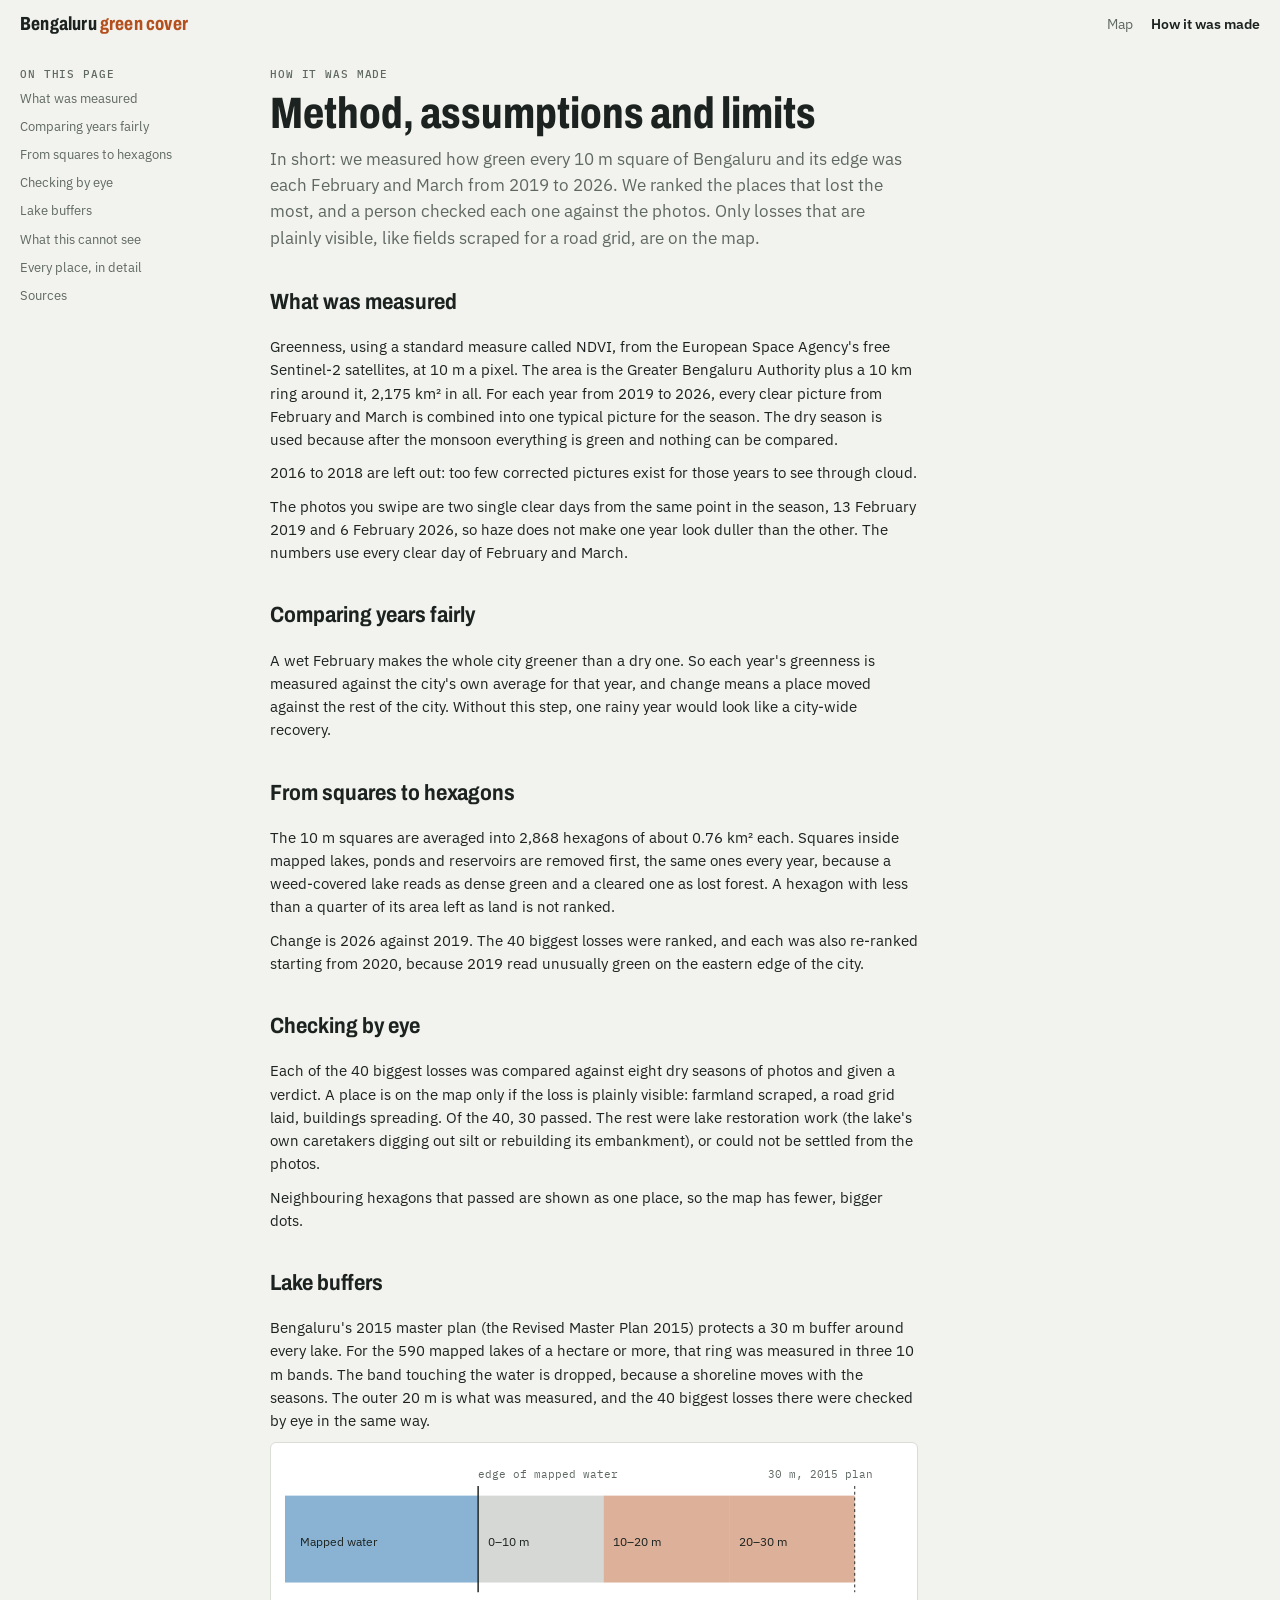
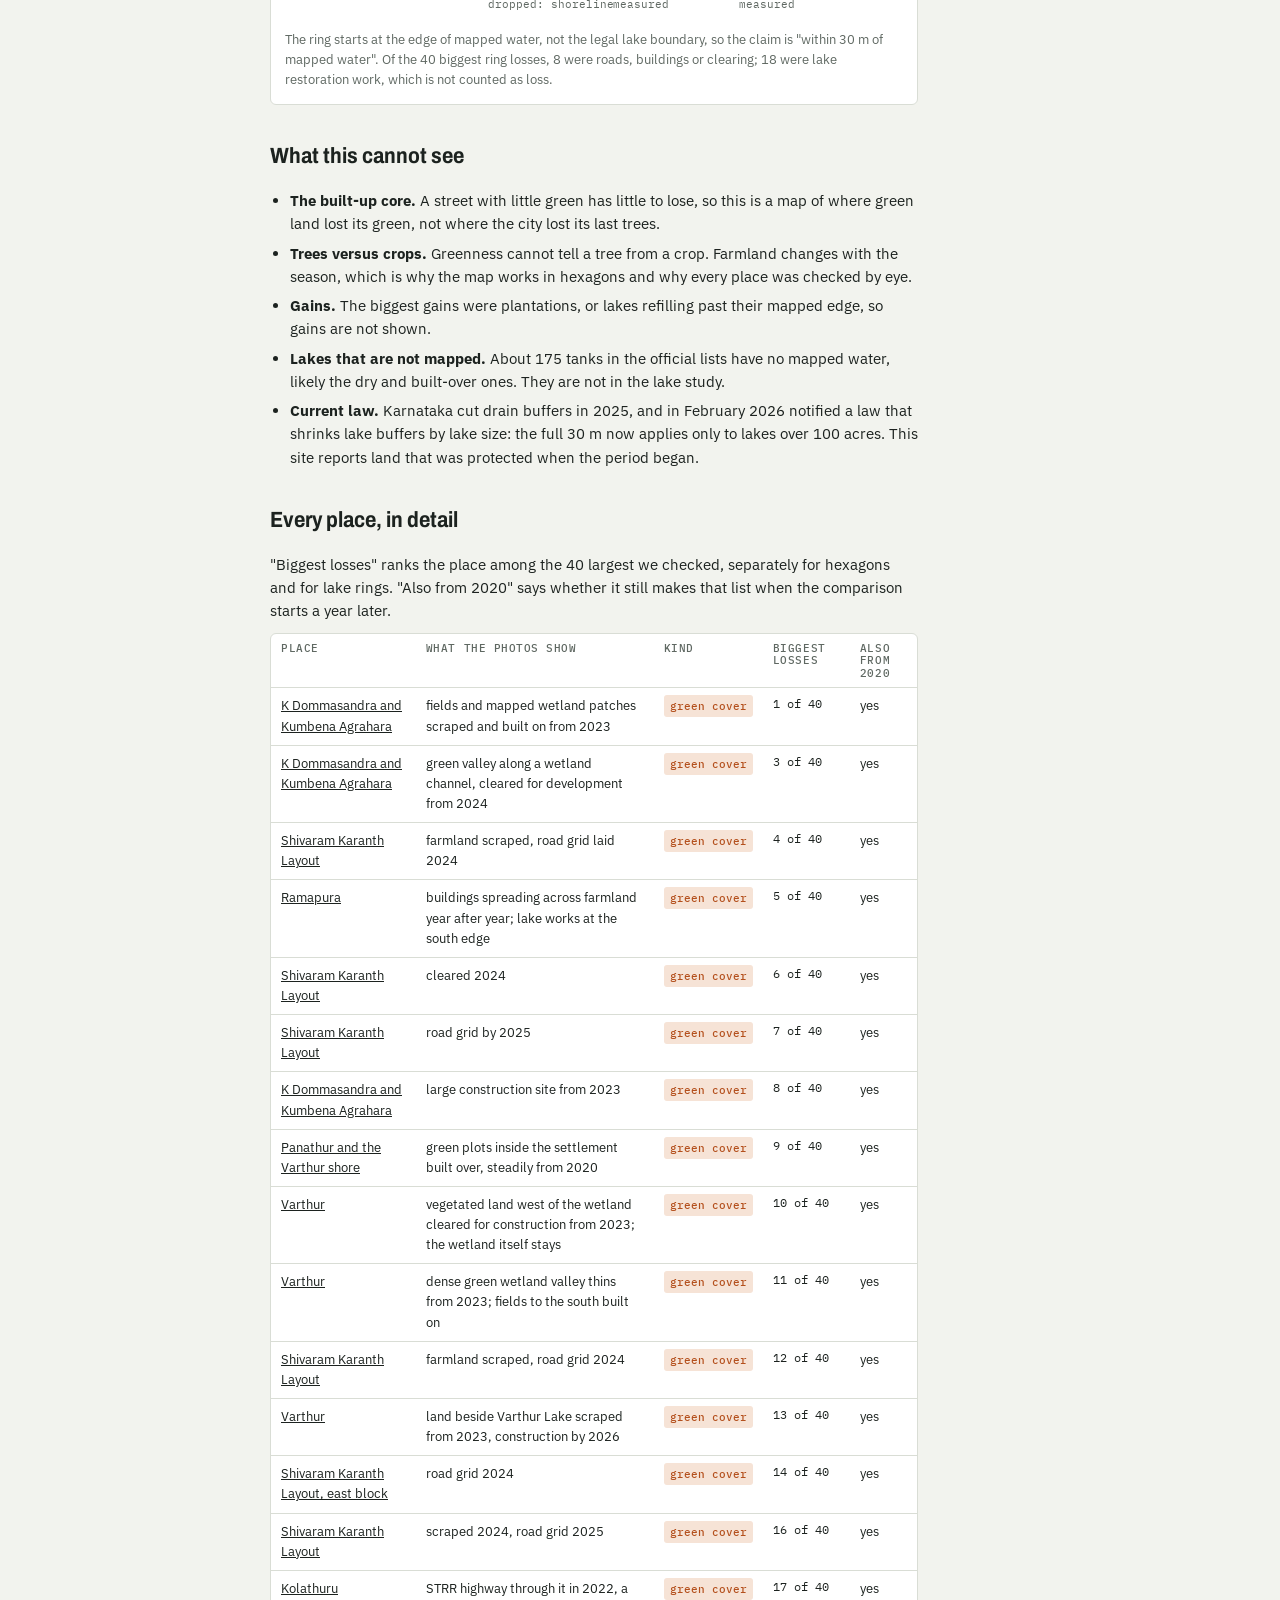
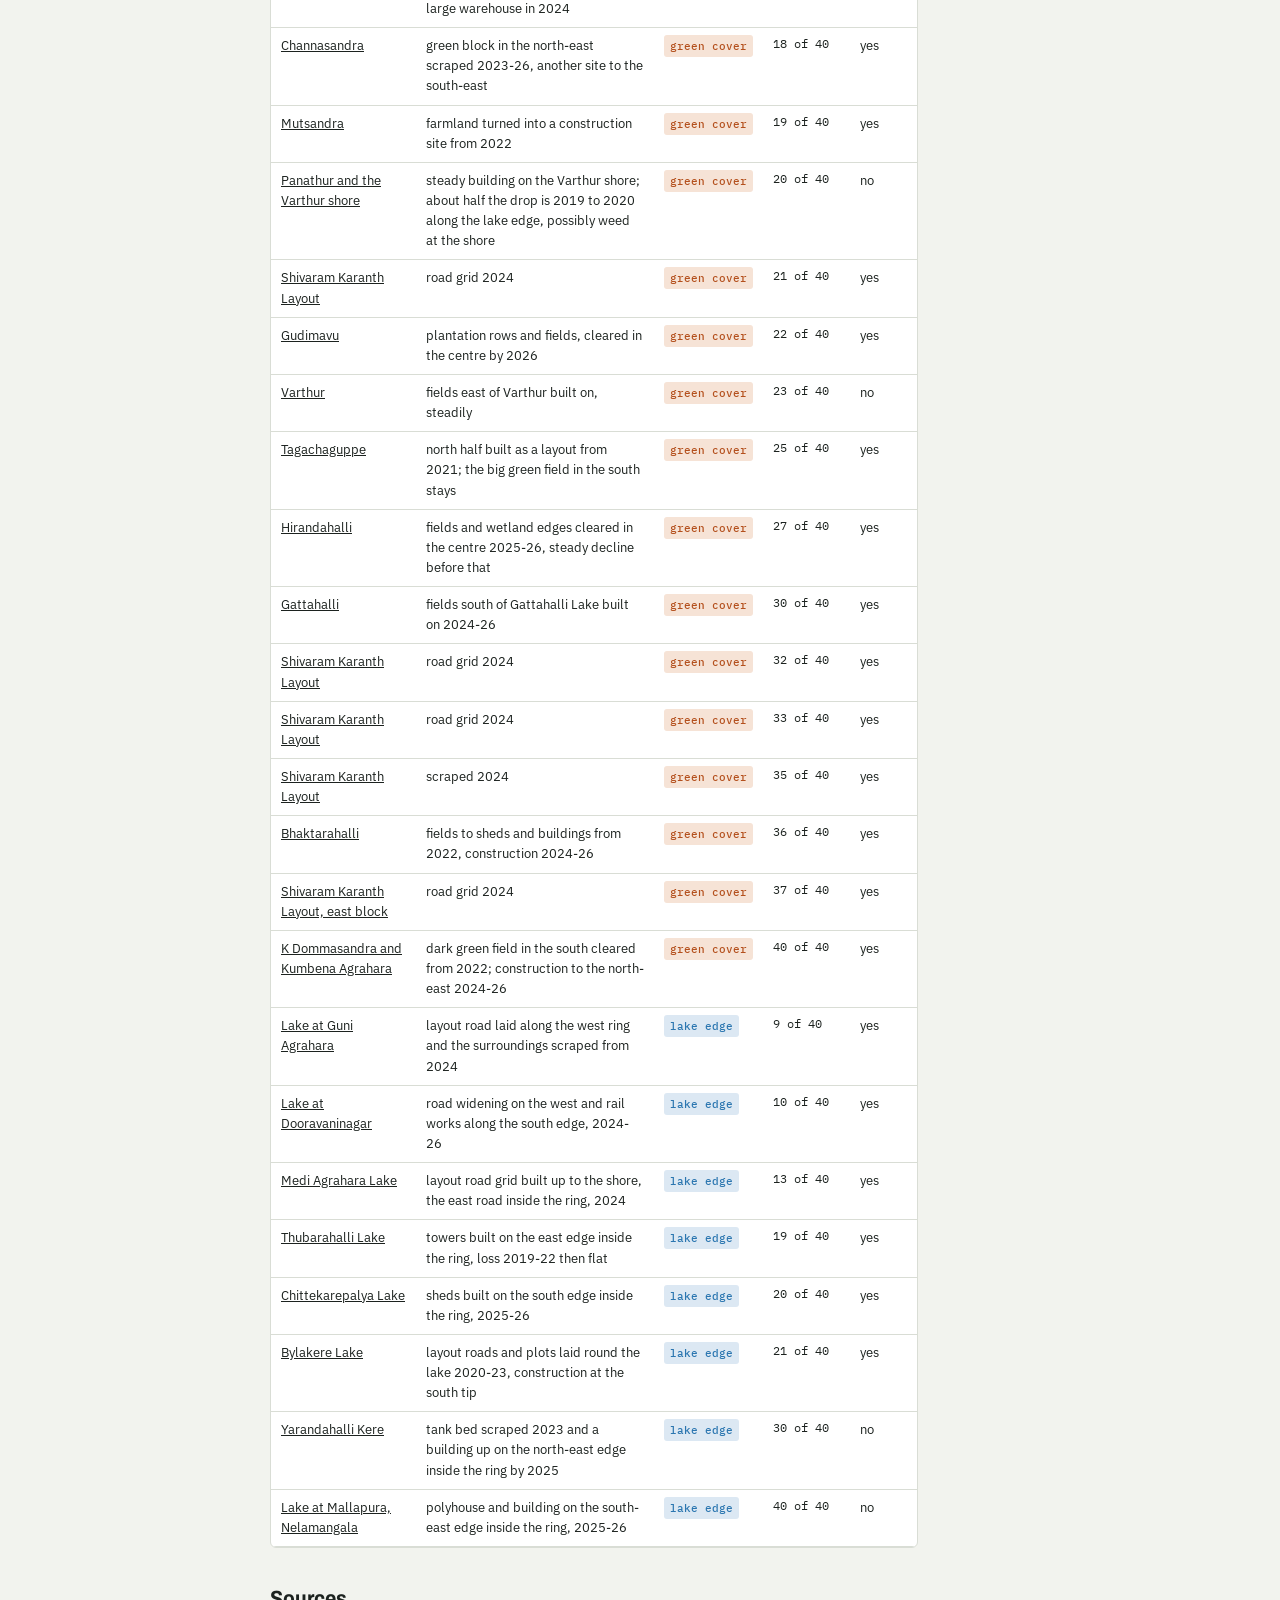
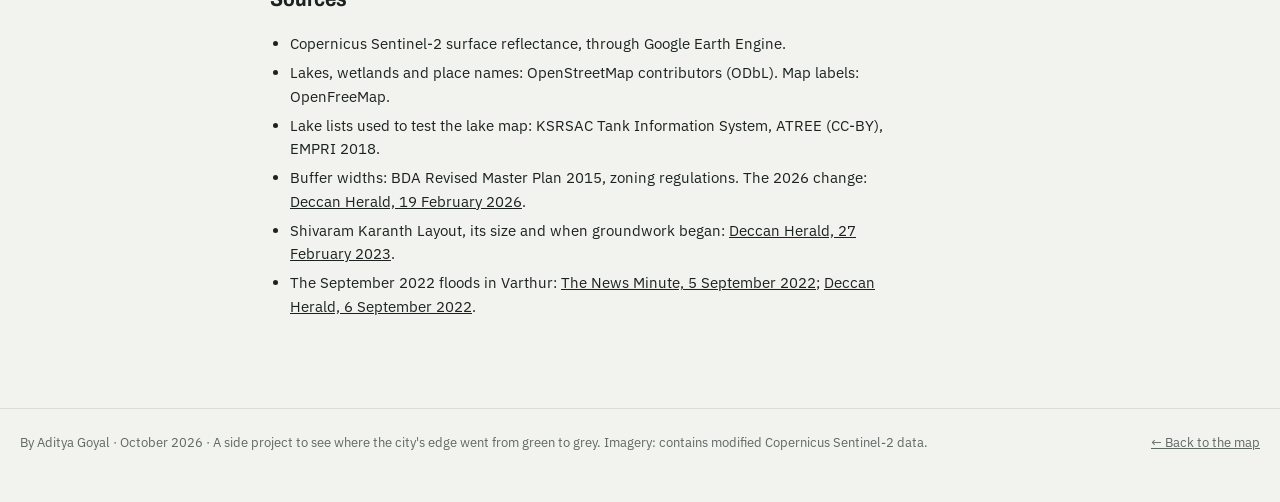
<file: site/method.html>
<!doctype html>
<html lang="en">
<head>
<meta charset="utf-8">
<meta name="viewport" content="width=device-width, initial-scale=1, viewport-fit=cover">
<title>How it was made · Bengaluru green cover</title>
<meta name="description" content="How the Bengaluru green cover map was made: what was measured, how every place was checked, and what it cannot see.">
<link rel="icon" href="data:image/svg+xml,%3Csvg xmlns=%22http://www.w3.org/2000/svg%22 viewBox=%220 0 32 32%22%3E%3Ccircle cx=%2216%22 cy=%2216%22 r=%2212%22 fill=%22%23ef7a3c%22 stroke=%22white%22 stroke-width=%223%22/%3E%3C/svg%3E">
<link rel="preconnect" href="https://fonts.googleapis.com">
<link rel="stylesheet" href="https://fonts.googleapis.com/css2?family=Archivo:wdth,wght@62..125,400..800&family=IBM+Plex+Sans:wght@400;500;600&family=IBM+Plex+Mono:wght@400;500&display=swap">
<link rel="stylesheet" href="style.css">
</head>
<body>
<header class="wrap site-bar">
	<a class="site-name" href="index.html">Bengaluru <span>green cover</span></a>
	<nav class="nav" aria-label="Site">
		<a href="index.html">Map</a>
		<a href="method.html" aria-current="page">How it was made</a>
	</nav>
</header>

<main class="wrap methods">
	<nav class="toc" aria-label="On this page">
		<span class="eyebrow">On this page</span>
		<a href="#measured">What was measured</a>
		<a href="#fair">Comparing years fairly</a>
		<a href="#hexes">From squares to hexagons</a>
		<a href="#checking">Checking by eye</a>
		<a href="#lakes">Lake buffers</a>
		<a href="#limits">What this cannot see</a>
		<a href="#places">Every place, in detail</a>
		<a href="#sources">Sources</a>
	</nav>
	<article class="article">
		<header style="display:grid;gap:10px">
			<span class="eyebrow">How it was made</span>
			<h1>Method, assumptions and limits</h1>
			<p class="lead">In short: we measured how green every 10 m square of Bengaluru and its edge was each February and March from 2019 to 2026. We ranked the places that lost the most, and a person checked each one against the photos. Only losses that are plainly visible, like fields scraped for a road grid, are on the map.</p>
		</header>

		<section id="measured">
			<h2>What was measured</h2>
			<p>Greenness, using a standard measure called NDVI, from the European Space Agency's free Sentinel-2 satellites, at 10 m a pixel. The area is the Greater Bengaluru Authority plus a 10 km ring around it, 2,175 km² in all. For each year from 2019 to 2026, every clear picture from February and March is combined into one typical picture for the season. The dry season is used because after the monsoon everything is green and nothing can be compared.</p>
			<p>2016 to 2018 are left out: too few corrected pictures exist for those years to see through cloud.</p>
			<p>The photos you swipe are two single clear days from the same point in the season, 13 February 2019 and 6 February 2026, so haze does not make one year look duller than the other. The numbers use every clear day of February and March.</p>
		</section>

		<section id="fair">
			<h2>Comparing years fairly</h2>
			<p>A wet February makes the whole city greener than a dry one. So each year's greenness is measured against the city's own average for that year, and change means a place moved against the rest of the city. Without this step, one rainy year would look like a city-wide recovery.</p>
		</section>

		<section id="hexes">
			<h2>From squares to hexagons</h2>
			<p>The 10 m squares are averaged into 2,868 hexagons of about 0.76 km² each. Squares inside mapped lakes, ponds and reservoirs are removed first, the same ones every year, because a weed-covered lake reads as dense green and a cleared one as lost forest. A hexagon with less than a quarter of its area left as land is not ranked.</p>
			<p>Change is 2026 against 2019. The 40 biggest losses were ranked, and each was also re-ranked starting from 2020, because 2019 read unusually green on the eastern edge of the city.</p>
		</section>

		<section id="checking">
			<h2>Checking by eye</h2>
			<p>Each of the 40 biggest losses was compared against eight dry seasons of photos and given a verdict. A place is on the map only if the loss is plainly visible: farmland scraped, a road grid laid, buildings spreading. Of the 40, 30 passed. The rest were lake restoration work (the lake's own caretakers digging out silt or rebuilding its embankment), or could not be settled from the photos.</p>
			<p>Neighbouring hexagons that passed are shown as one place, so the map has fewer, bigger dots.</p>
		</section>

		<section id="lakes">
			<h2>Lake buffers</h2>
			<p>Bengaluru's 2015 master plan (the Revised Master Plan 2015) protects a 30 m buffer around every lake. For the 590 mapped lakes of a hectare or more, that ring was measured in three 10 m bands. The band touching the water is dropped, because a shoreline moves with the seasons. The outer 20 m is what was measured, and the 40 biggest losses there were checked by eye in the same way.</p>
			<div class="figure">
				<svg viewBox="0 0 640 170" role="img" aria-label="Cross-section of a lake edge: water, then three 10 metre bands, the first dropped">
					<rect x="0" y="40" width="200" height="90" fill="#2b76b0" opacity=".55"/>
					<text x="16" y="92">Mapped water</text>
					<rect x="200" y="40" width="130" height="90" fill="#8a8f8b" opacity=".35"/>
					<rect x="330" y="40" width="130" height="90" fill="#b4501d" opacity=".45"/>
					<rect x="460" y="40" width="130" height="90" fill="#b4501d" opacity=".45"/>
					<line x1="200" x2="200" y1="30" y2="140" stroke="currentColor" stroke-width="1.5"/>
					<text x="210" y="92">0–10 m</text><text x="340" y="92">10–20 m</text><text x="470" y="92">20–30 m</text>
					<text class="m" x="210" y="156">dropped: shoreline</text>
					<text class="m" x="340" y="156">measured</text><text class="m" x="470" y="156">measured</text>
					<text class="m" x="200" y="22">edge of mapped water</text>
					<line x1="590" x2="590" y1="30" y2="140" stroke="currentColor" stroke-dasharray="3 3"/>
					<text class="m" x="500" y="22">30 m, 2015 plan</text>
				</svg>
				<p class="cap">The ring starts at the edge of mapped water, not the legal lake boundary, so the claim is "within 30 m of mapped water". Of the 40 biggest ring losses, 8 were roads, buildings or clearing; 18 were lake restoration work, which is not counted as loss.</p>
			</div>
		</section>

		<section id="limits">
			<h2>What this cannot see</h2>
			<ul>
				<li><b>The built-up core.</b> A street with little green has little to lose, so this is a map of where green land lost its green, not where the city lost its last trees.</li>
				<li><b>Trees versus crops.</b> Greenness cannot tell a tree from a crop. Farmland changes with the season, which is why the map works in hexagons and why every place was checked by eye.</li>
				<li><b>Gains.</b> The biggest gains were plantations, or lakes refilling past their mapped edge, so gains are not shown.</li>
				<li><b>Lakes that are not mapped.</b> About 175 tanks in the official lists have no mapped water, likely the dry and built-over ones. They are not in the lake study.</li>
				<li><b>Current law.</b> Karnataka cut drain buffers in 2025, and in February 2026 notified a law that shrinks lake buffers by lake size: the full 30 m now applies only to lakes over 100 acres. This site reports land that was protected when the period began.</li>
			</ul>
		</section>

		<section id="places">
			<h2>Every place, in detail</h2>
			<p>"Biggest losses" ranks the place among the 40 largest we checked, separately for hexagons and for lake rings. "Also from 2020" says whether it still makes that list when the comparison starts a year later.</p>
			<div class="tbl"><table><thead><tr><th>Place</th><th>What the photos show</th><th>Kind</th><th>Biggest losses</th><th>Also from 2020</th></tr></thead><tbody id="rows"></tbody></table></div>
		</section>

		<section id="sources">
			<h2>Sources</h2>
			<ul>
				<li>Copernicus Sentinel-2 surface reflectance, through Google Earth Engine.</li>
				<li>Lakes, wetlands and place names: OpenStreetMap contributors (ODbL). Map labels: OpenFreeMap.</li>
				<li>Lake lists used to test the lake map: KSRSAC Tank Information System, ATREE (CC-BY), EMPRI 2018.</li>
				<li>Buffer widths: BDA Revised Master Plan 2015, zoning regulations. The 2026 change: <a href="https://www.deccanherald.com/india/karnataka/state-notifies-act-to-shrink-lake-buffer-zones-based-on-area-3903719">Deccan Herald, 19 February 2026</a>.</li>
				<li>Shivaram Karanth Layout, its size and when groundwork began: <a href="https://www.deccanherald.com/city/top-bengaluru-stories/shivaram-karanth-layout-farmers-protest-bulldozing-of-crops-arrested-1195397.html">Deccan Herald, 27 February 2023</a>.</li>
				<li>The September 2022 floods in Varthur: <a href="https://www.thenewsminute.com/karnataka/videos-bengaluru-lakes-overflow-again-after-heavy-rains-streets-flooded-167538">The News Minute, 5 September 2022</a>; <a href="https://www.deccanherald.com/city/encroached-canal-turns-bellandur-s-bane-1142551.html">Deccan Herald, 6 September 2022</a>.</li>
			</ul>
		</section>
	</article>
</main>

<footer class="wrap site-foot">
	<span>By Aditya Goyal · October 2026 · A side project to see where the city's edge went from green to grey. Imagery: contains modified Copernicus Sentinel-2 data.</span>
	<a href="index.html">← Back to the map</a>
</footer>

<script>
fetch("data/details.json").then((r) => r.json()).then((rows) => {
	const body = document.getElementById("rows");
	const clean = (note) => note.replace(/\s*\((?:readable|hex [A-Z] of the deep dive)\)/g, "").replace(/;?\s*rank depends on 2019:.*$/, "").replace(/^[^:]{0,60}:\s*/, "");
	for (const r of rows) {
		const tr = document.createElement("tr");
		const from2020 = r.rank_from_2020 != null && r.rank_from_2020 <= 40 ? "yes" : "no";
		tr.innerHTML = `<td><a href="index.html#${r.place}">${r.name}</a></td><td>${clean(r.note)}</td><td><span class="chip ${r.kind}">${r.kind === "lake" ? "lake edge" : "green cover"}</span></td><td class="n">${r.rank} of 40</td><td>${from2020}</td>`;
		body.appendChild(tr);
	}
});
</script>
</body>
</html>
</file>
<file: site/style.css>
:root {
	color-scheme: light;
	--paper: #f2f3ee;
	--panel: #ffffff;
	--ink: #1c221f;
	--muted: #5f6862;
	--rule: #d9ddd5;
	--loss: #b4501d;
	--ring: #2b76b0;
	--chip-loss: #f6e3d6;
	--chip-ring: #dce8f3;
	--frame: #0b0d0c;
	--glass: rgba(255, 255, 255, 0.95);
	--display: "Archivo", "Arial Narrow", Arial, sans-serif;
	--body: "IBM Plex Sans", "Helvetica Neue", Arial, sans-serif;
	--mono: "IBM Plex Mono", ui-monospace, Menlo, monospace;
}
@media (prefers-color-scheme: dark) {
	:root {
		color-scheme: dark;
		--paper: #131715;
		--panel: #1b201d;
		--ink: #e6e9e3;
		--muted: #9aa39c;
		--rule: #2e3531;
		--loss: #e0834f;
		--ring: #6aa9dc;
		--chip-loss: #3a2519;
		--chip-ring: #1b2c3b;
		--glass: rgba(27, 32, 29, 0.95);
	}
}
* { box-sizing: border-box; }
[hidden] { display: none !important; }
html { -webkit-text-size-adjust: 100%; }
body { margin: 0; background: var(--paper); color: var(--ink); font: 15px/1.55 var(--body); }
h1, h2, h3 { font-family: var(--display); text-wrap: balance; margin: 0; }
p { margin: 0; }
a { color: inherit; }
img { max-width: 100%; }
button { font: inherit; color: inherit; }
:focus-visible { outline: 2px solid var(--ring); outline-offset: 2px; }
.eyebrow { font: 500 11px/1.2 var(--mono); letter-spacing: 0.08em; text-transform: uppercase; color: var(--muted); }
.wrap { max-width: 1280px; margin: 0 auto; padding-inline: 20px; }

.site-bar { display: flex; flex-wrap: wrap; gap: 10px 22px; align-items: center; justify-content: space-between; padding-block: 14px; }
.site-name { font: 750 19px/1.1 var(--display); font-variation-settings: "wdth" 75; letter-spacing: 0.01em; text-decoration: none; }
.site-name span { color: var(--loss); }
.nav { display: flex; gap: 18px; align-items: center; flex-wrap: wrap; font-size: 14px; }
.nav a { text-decoration: none; color: var(--muted); }
.nav a[aria-current="page"] { color: var(--ink); font-weight: 600; }
.search { display: flex; align-items: center; gap: 8px; }
.search input { border: 1px solid var(--rule); border-radius: 999px; padding: 7px 13px; font: 13px var(--body); color: var(--ink); background: var(--panel); width: 18ch; }
.searchmsg { font-size: 12px; color: var(--muted); }

.hero { display: grid; gap: 10px; padding-block: 16px 22px; }
.hero h1 { font-size: clamp(32px, 5.4vw, 62px); font-weight: 780; font-variation-settings: "wdth" 72; letter-spacing: -0.015em; line-height: 0.98; max-width: 15ch; }
.hero .stat { font-size: clamp(17px, 2vw, 21px); max-width: 54ch; }
.hero .byline { font: 500 12.5px/1.4 var(--mono); color: var(--muted); }
.hero .how { color: var(--muted); max-width: 62ch; }
.fronts { display: flex; flex-wrap: wrap; gap: 8px; }
.chip-btn { border: 1px solid var(--rule); background: var(--panel); border-radius: 999px; padding: 7px 13px; font-size: 13px; cursor: pointer; }
.chip-btn b { font-weight: 600; }

.stage { position: relative; height: min(78vh, 820px); min-height: 440px; border-radius: 8px; overflow: hidden; background: var(--frame); }
.map { position: absolute; inset: 0; }
#map-after { clip-path: inset(0 0 0 var(--cut, 50%)); }
.divider { position: absolute; top: 0; bottom: 0; left: var(--cut, 50%); width: 2px; margin-left: -1px; background: #fff; box-shadow: 0 0 0 1px rgba(0,0,0,.35); z-index: 3; pointer-events: none; }
.knob { position: absolute; top: 50%; left: var(--cut, 50%); transform: translate(-50%, -50%); z-index: 4; width: 44px; height: 44px; border-radius: 999px; border: 0; background: #fff; color: #111; font: 700 14px/1 var(--mono); box-shadow: 0 1px 6px rgba(0,0,0,.45); cursor: ew-resize; touch-action: none; letter-spacing: 2px; }
.knob:focus-visible { outline: 3px solid #ffd35a; }
.year { position: absolute; top: 14px; z-index: 3; font: 600 13px/1 var(--display); font-variation-settings: "wdth" 80; color: #fff; background: rgba(10,12,11,.62); padding: 7px 9px; border-radius: 3px; pointer-events: none; }
.year.l { left: 14px; } .year.r { right: 14px; }
.float { position: absolute; top: 14px; left: 50%; transform: translateX(-50%); z-index: 5; display: grid; justify-items: center; gap: 6px; }
.pill { border: 0; border-radius: 999px; padding: 9px 14px; font-size: 13px; font-weight: 600; background: var(--glass); cursor: pointer; box-shadow: 0 1px 6px rgba(0,0,0,.3); }
.pill[aria-pressed="true"] { background: var(--loss); color: #fff; }
.rampkey { display: inline-block; width: 22px; height: 10px; border-radius: 2px; flex: none; background: linear-gradient(90deg, #ffe08a, #f59e0b, #dc2626, #7f1d1d); }
.mapkey { position: absolute; left: 14px; bottom: 30px; z-index: 5; display: grid; gap: 5px; background: var(--glass); border-radius: 5px; padding: 8px 10px; font-size: 12px; pointer-events: none; }
.mapkey span { display: flex; align-items: center; gap: 7px; }
.dotkey { display: inline-block; width: 10px; height: 10px; border-radius: 50%; flex: none; border: 1.5px solid #fff; box-shadow: 0 0 0 1px rgba(0,0,0,.3); }
.dotkey.ground { background: #fff; border-color: #1c221f; box-shadow: none; }
.dotkey.lake { background: #56a8ef; }
.credit { position: absolute; right: 0; bottom: 0; z-index: 5; max-width: 100%; padding: 3px 8px; font-size: 10px; line-height: 1.3; color: #e6e9e3; background: rgba(10,12,11,.62); border-top-left-radius: 4px; text-align: right; }
.credit a { color: inherit; }
.reset { position: absolute; top: 46px; left: 14px; z-index: 5; border: 0; border-radius: 4px; padding: 6px 9px; font-size: 12px; background: var(--glass); cursor: pointer; box-shadow: 0 1px 4px rgba(0,0,0,.3); }
.front-label { font: 700 13px/1.15 var(--display); font-variation-settings: "wdth" 82; color: #fff; text-shadow: 0 1px 3px #000, 0 0 8px rgba(0,0,0,.6); text-align: center; pointer-events: none; white-space: nowrap; }
.front-label small { display: block; font: 500 11px/1.3 var(--body); opacity: .9; }

.card { position: absolute; right: 14px; bottom: 30px; z-index: 6; width: min(340px, calc(100% - 28px)); max-height: calc(100% - 90px); overflow: auto; background: var(--glass); border-radius: 8px; box-shadow: 0 4px 18px rgba(0,0,0,.35); padding: 14px; display: grid; gap: 10px; }
.card .x { position: absolute; top: 6px; right: 6px; width: 32px; height: 32px; border: 0; background: transparent; color: var(--muted); font-size: 20px; line-height: 1; cursor: pointer; }
.card .name { font: 720 21px/1.1 var(--display); font-variation-settings: "wdth" 80; padding-right: 26px; }
.card p { font-size: 14px; }
.card .fact { font-size: 13px; color: var(--muted); }
.card a { font-size: 13px; color: var(--muted); }
.pair { display: grid; grid-template-columns: 1fr 1fr; gap: 6px; }
.pair figure { margin: 0; display: grid; gap: 3px; }
.pair img { display: block; width: 100%; aspect-ratio: 1; object-fit: cover; border-radius: 3px; background: var(--frame); }
.pair figcaption { font: 10px var(--mono); color: var(--muted); }

.places { display: grid; gap: 26px; padding-block: 36px 20px; }
.places > h2 { font-size: 26px; font-weight: 720; font-variation-settings: "wdth" 80; }
.group { display: grid; gap: 12px; }
.group h3 { font-size: 17px; font-variation-settings: "wdth" 85; }
.group > p { color: var(--muted); font-size: 14px; max-width: 70ch; }
.group > p.story { color: var(--ink); font-size: 16px; }
.strip { display: grid; grid-template-columns: repeat(auto-fill, minmax(230px, 1fr)); gap: 18px; }
.tile { display: grid; gap: 8px; text-align: left; border: 0; background: transparent; padding: 0; cursor: pointer; }
.tile .pair { gap: 3px; }
.tile h4 { margin: 0; font: 650 15px/1.2 var(--display); font-variation-settings: "wdth" 88; display: flex; gap: 7px; align-items: center; }
.tile p { font-size: 13px; color: var(--muted); }

.site-foot { display: flex; flex-wrap: wrap; justify-content: space-between; gap: 10px; font-size: 12.5px; color: var(--muted); border-top: 1px solid var(--rule); margin-top: 30px; padding-block: 24px 50px; }

#map-after .maplibregl-ctrl-top-right { top: 40px; }
@media (max-width: 700px) { #map-after .maplibregl-ctrl-top-right { top: 30px; } }

@media (max-width: 700px) {
	.stage { height: 68vh; min-height: 400px; border-radius: 6px; }
	.year { font-size: 11px; top: 8px; } .year.l { left: 8px; } .year.r { right: 8px; }
	.float { top: 36px; }
	.pill { font-size: 12px; padding: 7px 11px; }
	.mapkey { font-size: 11px; left: 8px; bottom: 36px; padding: 6px 8px; }
	.credit { left: 0; border-top-left-radius: 0; font-size: 9.5px; }
	.front-label small { display: none; }
	.reset { top: 36px; left: 8px; }
	.card { left: 8px; right: 8px; bottom: 8px; width: auto; max-height: 62%; }
	.search input { width: 14ch; }
}

.methods { display: grid; grid-template-columns: 210px minmax(0, 1fr); gap: 40px; padding-block: 18px 60px; }
@media (max-width: 860px) { .methods { grid-template-columns: 1fr; } .toc { display: none; } }
.toc { position: sticky; top: 16px; align-self: start; display: grid; gap: 8px; font-size: 13px; }
.toc a { color: var(--muted); text-decoration: none; }
.article { display: grid; gap: 34px; max-width: 72ch; }
.article h1 { font-size: clamp(30px, 4vw, 44px); font-weight: 760; font-variation-settings: "wdth" 76; line-height: 1.02; }
.article h2 { font-size: 22px; font-weight: 700; font-variation-settings: "wdth" 86; margin-bottom: 6px; }
.article section { display: grid; gap: 10px; scroll-margin-top: 16px; }
.article .lead { font-size: 17px; color: var(--muted); }
.article ul { margin: 0; padding-left: 20px; display: grid; gap: 6px; }
.figure { border: 1px solid var(--rule); border-radius: 6px; padding: 14px; background: var(--panel); display: grid; gap: 8px; }
.figure svg { width: 100%; height: auto; display: block; color: var(--ink); }
.figure svg text { fill: var(--ink); font: 12px var(--body); }
.figure svg .m { fill: var(--muted); font: 11px var(--mono); }
.figure .cap { font-size: 13px; color: var(--muted); }
.tbl { overflow-x: auto; border: 1px solid var(--rule); border-radius: 6px; background: var(--panel); }
table { border-collapse: collapse; width: 100%; font-size: 13px; min-width: 560px; }
th, td { text-align: left; padding: 8px 10px; border-bottom: 1px solid var(--rule); vertical-align: top; }
th { font: 500 10.5px/1.2 var(--mono); letter-spacing: .05em; text-transform: uppercase; color: var(--muted); }
td.n { font: 12px var(--mono); font-variant-numeric: tabular-nums; white-space: nowrap; }
.chip { font: 500 10.5px/1 var(--mono); padding: 4px 6px; border-radius: 3px; white-space: nowrap; }
.chip.ground { background: var(--chip-loss); color: var(--loss); }
.chip.lake { background: var(--chip-ring); color: var(--ring); }
</file>
